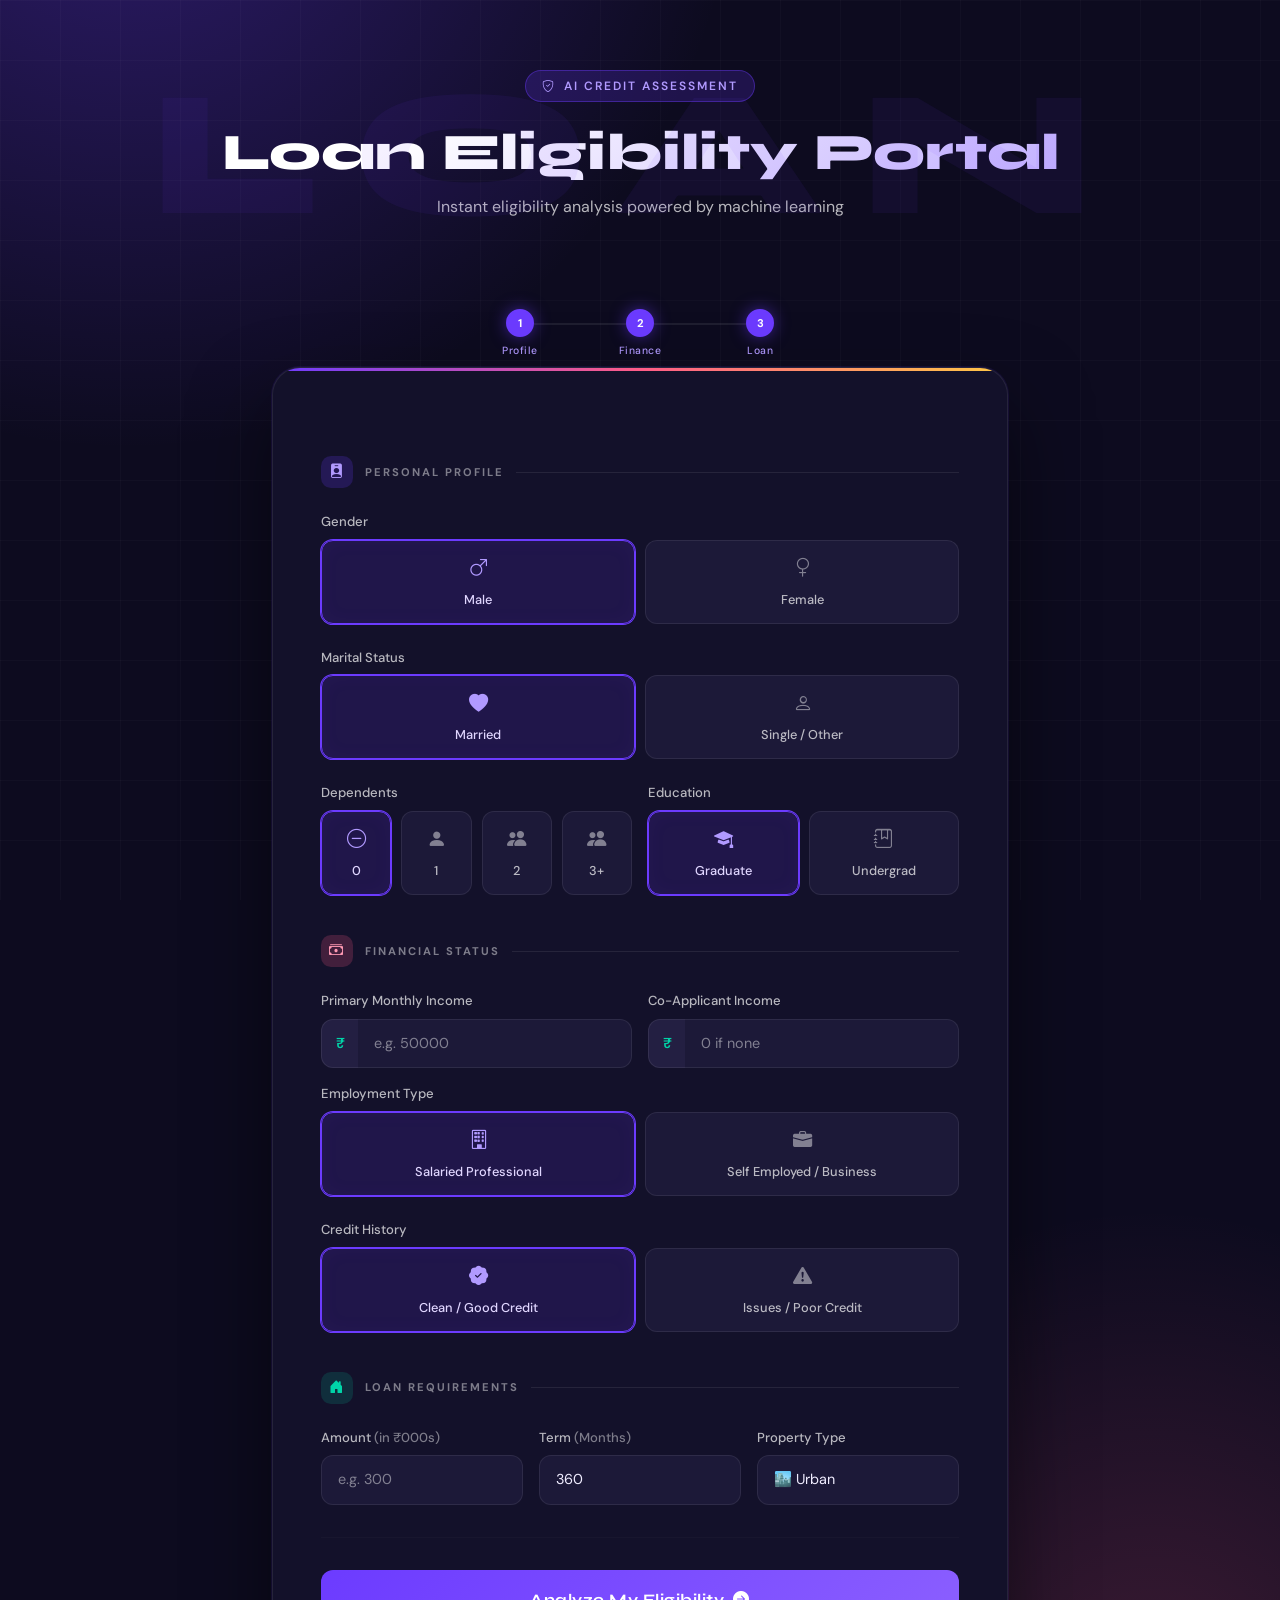
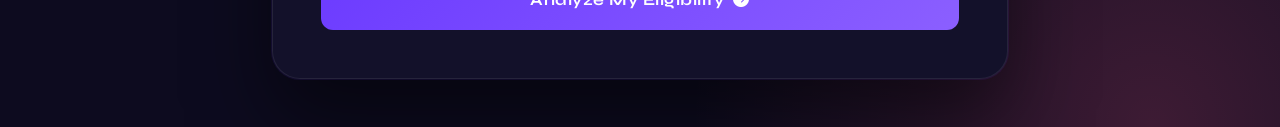
<file: templates/index.html>
<!DOCTYPE html>
<html lang="en">
<head>
    <meta charset="UTF-8">
    <meta name="viewport" content="width=device-width, initial-scale=1.0">
    <title>Loan Eligibility Portal</title>
    <link href="https://cdn.jsdelivr.net/npm/bootstrap@5.3.2/dist/css/bootstrap.min.css" rel="stylesheet">
    <link rel="stylesheet" href="https://cdn.jsdelivr.net/npm/bootstrap-icons@1.11.1/font/bootstrap-icons.css">
    <link rel="stylesheet" href="../static/style.css">
</head>
<body>

<!-- ── Hero ── -->
<div class="hero-section">
    <div class="hero-badge">
        <i class="bi bi-shield-check"></i> AI Credit Assessment
    </div>
    <h1>Loan Eligibility Portal</h1>
    <p>Instant eligibility analysis powered by machine learning</p>
</div>

<!-- ── Steps bar ── -->
<div class="steps-bar mb-2">
    <div class="step-dot active">
        <div class="step-num">1</div>
        <span class="step-label">Profile</span>
    </div>
    <div class="step-dot active">
        <div class="step-num">2</div>
        <span class="step-label">Finance</span>
    </div>
    <div class="step-dot active">
        <div class="step-num">3</div>
        <span class="step-label">Loan</span>
    </div>
</div>

<!-- ── Main Form ── -->
<div class="container mb-5" style="position:relative;z-index:1;">
    <div class="row justify-content-center">
        <div class="col-lg-8">
            <div class="card main-card p-4 p-md-5">
                <form action="/predict" method="post">

                    <!-- Section 1: Personal Profile -->
                    <div class="section-header">
                        <span class="section-icon purple"><i class="bi bi-person-badge-fill"></i></span>
                        Personal Profile
                    </div>

                    <!-- Gender tiles -->
                    <div class="mb-4">
                        <label class="form-label">Gender</label>
                        <div class="tile-group">
                            <div class="tile-option">
                                <input type="radio" name="gender" id="g-male" value="1" checked>
                                <label class="tile-label" for="g-male">
                                    <i class="bi bi-gender-male"></i> Male
                                </label>
                            </div>
                            <div class="tile-option">
                                <input type="radio" name="gender" id="g-female" value="0">
                                <label class="tile-label" for="g-female">
                                    <i class="bi bi-gender-female"></i> Female
                                </label>
                            </div>
                        </div>
                    </div>

                    <!-- Marital status tiles -->
                    <div class="mb-4">
                        <label class="form-label">Marital Status</label>
                        <div class="tile-group">
                            <div class="tile-option">
                                <input type="radio" name="married" id="m-married" value="1" checked>
                                <label class="tile-label" for="m-married">
                                    <i class="bi bi-heart-fill"></i> Married
                                </label>
                            </div>
                            <div class="tile-option">
                                <input type="radio" name="married" id="m-single" value="0">
                                <label class="tile-label" for="m-single">
                                    <i class="bi bi-person"></i> Single / Other
                                </label>
                            </div>
                        </div>
                    </div>

                    <!-- Dependents & Education in 2 cols -->
                    <div class="row g-3 mb-1">
                        <div class="col-md-6">
                            <label class="form-label">Dependents</label>
                            <div class="tile-group tile-group-4">
                                <div class="tile-option">
                                    <input type="radio" name="dependents" id="d0" value="0" checked>
                                    <label class="tile-label" for="d0"><i class="bi bi-dash-circle"></i> 0</label>
                                </div>
                                <div class="tile-option">
                                    <input type="radio" name="dependents" id="d1" value="1">
                                    <label class="tile-label" for="d1"><i class="bi bi-person-fill"></i> 1</label>
                                </div>
                                <div class="tile-option">
                                    <input type="radio" name="dependents" id="d2" value="2">
                                    <label class="tile-label" for="d2"><i class="bi bi-people-fill"></i> 2</label>
                                </div>
                                <div class="tile-option">
                                    <input type="radio" name="dependents" id="d3" value="3">
                                    <label class="tile-label" for="d3"><i class="bi bi-people-fill"></i> 3+</label>
                                </div>
                            </div>
                        </div>
                        <div class="col-md-6">
                            <label class="form-label">Education</label>
                            <div class="tile-group">
                                <div class="tile-option">
                                    <input type="radio" name="education" id="e-grad" value="1" checked>
                                    <label class="tile-label" for="e-grad"><i class="bi bi-mortarboard-fill"></i> Graduate</label>
                                </div>
                                <div class="tile-option">
                                    <input type="radio" name="education" id="e-ugrad" value="0">
                                    <label class="tile-label" for="e-ugrad"><i class="bi bi-journal-bookmark"></i> Undergrad</label>
                                </div>
                            </div>
                        </div>
                    </div>

                    <!-- Section 2: Financial Status -->
                    <div class="section-header">
                        <span class="section-icon pink"><i class="bi bi-cash-stack"></i></span>
                        Financial Status
                    </div>

                    <div class="row g-3 mb-3">
                        <div class="col-md-6">
                            <label class="form-label">Primary Monthly Income</label>
                            <div class="input-group has-icon">
                                <span class="input-group-text">₹</span>
                                <input type="number" class="form-control" name="income" placeholder="e.g. 50000" required>
                            </div>
                        </div>
                        <div class="col-md-6">
                            <label class="form-label">Co-Applicant Income</label>
                            <div class="input-group has-icon">
                                <span class="input-group-text">₹</span>
                                <input type="number" class="form-control" name="coincome" placeholder="0 if none" required>
                            </div>
                        </div>
                    </div>

                    <!-- Employment tiles -->
                    <div class="mb-4">
                        <label class="form-label">Employment Type</label>
                        <div class="tile-group">
                            <div class="tile-option">
                                <input type="radio" name="self_employed" id="emp-salaried" value="0" checked>
                                <label class="tile-label" for="emp-salaried">
                                    <i class="bi bi-building"></i> Salaried Professional
                                </label>
                            </div>
                            <div class="tile-option">
                                <input type="radio" name="self_employed" id="emp-self" value="1">
                                <label class="tile-label" for="emp-self">
                                    <i class="bi bi-briefcase-fill"></i> Self Employed / Business
                                </label>
                            </div>
                        </div>
                    </div>

                    <!-- Credit history tiles -->
                    <div class="mb-1">
                        <label class="form-label">Credit History</label>
                        <div class="tile-group">
                            <div class="tile-option">
                                <input type="radio" name="credit" id="cr-good" value="1" checked>
                                <label class="tile-label" for="cr-good">
                                    <i class="bi bi-patch-check-fill"></i> Clean / Good Credit
                                </label>
                            </div>
                            <div class="tile-option">
                                <input type="radio" name="credit" id="cr-bad" value="0">
                                <label class="tile-label" for="cr-bad">
                                    <i class="bi bi-exclamation-triangle-fill"></i> Issues / Poor Credit
                                </label>
                            </div>
                        </div>
                    </div>

                    <!-- Section 3: Loan Requirements -->
                    <div class="section-header">
                        <span class="section-icon teal"><i class="bi bi-house-door-fill"></i></span>
                        Loan Requirements
                    </div>

                    <div class="row g-3 mb-4">
                        <div class="col-md-4">
                            <label class="form-label">Amount <span style="color:var(--text-dim)">(in ₹000s)</span></label>
                            <input type="number" class="form-control" name="loanamount" placeholder="e.g. 300" required>
                        </div>
                        <div class="col-md-4">
                            <label class="form-label">Term <span style="color:var(--text-dim)">(Months)</span></label>
                            <input type="number" class="form-control" name="term" value="360">
                        </div>
                        <div class="col-md-4">
                            <label class="form-label">Property Type</label>
                            <select class="form-select" name="area">
                                <option value="2">🏙️ Urban</option>
                                <option value="1">🏘️ Semiurban</option>
                                <option value="0">🌾 Rural</option>
                                <option value="3">❓ Not Specified</option>
                            </select>
                        </div>
                    </div>

                    <hr class="fancy-divider">

                    <button type="submit" class="btn-predict">
                        Analyze My Eligibility &nbsp;<i class="bi bi-arrow-right-circle-fill"></i>
                    </button>

                </form>
            </div>
        </div>
    </div>
</div>

<script>
// Tile keyboard accessibility
document.querySelectorAll('.tile-label').forEach(label => {
    label.addEventListener('keydown', (e) => {
        if(e.key === ' ' || e.key === 'Enter') {
            e.preventDefault();
            label.click();
        }
    });
    label.setAttribute('tabindex', '0');
});
</script>

</body>
</html>
</file>
<file: static/style.css>
@import url('https://fonts.googleapis.com/css2?family=Syne:wght@400;600;700;800&family=DM+Sans:ital,opsz,wght@0,9..40,300;0,9..40,400;0,9..40,500;1,9..40,300&display=swap');

/* ── Variables ── */
:root {
    --primary: #6c3bff;
    --primary-light: #8b5fff;
    --accent: #ff5c87;
    --accent2: #00d4a8;
    --gold: #ffc845;
    --dark: #0d0b1f;
    --dark-card: #13112a;
    --surface: #1c1938;
    --surface2: #231f42;
    --border: rgba(255, 255, 255, 0.08);
    --text-dim: rgba(255, 255, 255, 0.45);
    --text-mid: rgba(255, 255, 255, 0.7);
    --text: #f0edff;
    --radius-sm: 12px;
    --radius: 20px;
    --radius-lg: 28px;
}

*,
*::before,
*::after {
    box-sizing: border-box;
}

body {
    background-color: var(--dark);
    font-family: 'DM Sans', sans-serif;
    color: var(--text);
    margin: 0;
    min-height: 100vh;
    background-image:
        radial-gradient(ellipse 80% 60% at 10% -10%, rgba(108, 59, 255, 0.35) 0%, transparent 60%),
        radial-gradient(ellipse 60% 50% at 90% 100%, rgba(255, 92, 135, 0.2) 0%, transparent 60%);
}

/* ── Animated grid lines ── */
body::before {
    content: '';
    position: fixed;
    inset: 0;
    background-image:
        linear-gradient(rgba(255, 255, 255, 0.025) 1px, transparent 1px),
        linear-gradient(90deg, rgba(255, 255, 255, 0.025) 1px, transparent 1px);
    background-size: 60px 60px;
    pointer-events: none;
    z-index: 0;
}

/* ── Header ── */
.hero-section {
    position: relative;
    z-index: 1;
    padding: 70px 20px 90px;
    text-align: center;
    overflow: hidden;
}

.hero-section::before {
    content: 'LOAN';
    position: absolute;
    font-family: 'Syne', sans-serif;
    font-weight: 800;
    font-size: clamp(80px, 15vw, 180px);
    color: rgba(108, 59, 255, 0.07);
    top: 50%;
    left: 50%;
    transform: translate(-50%, -50%);
    white-space: nowrap;
    letter-spacing: 0.2em;
    pointer-events: none;
}

.hero-badge {
    display: inline-flex;
    align-items: center;
    gap: 8px;
    background: rgba(108, 59, 255, 0.2);
    border: 1px solid rgba(108, 59, 255, 0.4);
    color: #b19aff;
    font-size: 0.75rem;
    font-weight: 600;
    letter-spacing: 2px;
    text-transform: uppercase;
    padding: 6px 16px;
    border-radius: 50px;
    margin-bottom: 20px;
}

.hero-section h1 {
    font-family: 'Syne', sans-serif;
    font-weight: 800;
    font-size: clamp(2rem, 5vw, 3.2rem);
    margin: 0 0 12px;
    background: linear-gradient(135deg, #fff 30%, #b19aff 100%);
    -webkit-background-clip: text;
    -webkit-text-fill-color: transparent;
    background-clip: text;
}

.hero-section p {
    color: var(--text-mid);
    font-size: 1rem;
    margin: 0;
}

/* ── Steps indicator ── */
.steps-bar {
    display: flex;
    justify-content: center;
    gap: 0;
    margin: 0 auto 32px;
    max-width: 360px;
    position: relative;
    z-index: 1;
}

.step-dot {
    display: flex;
    flex-direction: column;
    align-items: center;
    gap: 6px;
    flex: 1;
    position: relative;
}

.step-dot::after {
    content: '';
    position: absolute;
    top: 14px;
    left: 60%;
    width: 80%;
    height: 2px;
    background: var(--border);
}

.step-dot:last-child::after {
    display: none;
}

.step-num {
    width: 28px;
    height: 28px;
    border-radius: 50%;
    display: flex;
    align-items: center;
    justify-content: center;
    font-size: 0.7rem;
    font-weight: 700;
    background: var(--surface);
    border: 2px solid var(--border);
    color: var(--text-dim);
    position: relative;
    z-index: 1;
    transition: all 0.3s;
}

.step-dot.active .step-num {
    background: var(--primary);
    border-color: var(--primary);
    color: white;
    box-shadow: 0 0 16px rgba(108, 59, 255, 0.5);
}

.step-label {
    font-size: 0.65rem;
    font-weight: 500;
    color: var(--text-dim);
    letter-spacing: 0.5px;
}

.step-dot.active .step-label {
    color: #b19aff;
}

/* ── Main card ── */
.main-card {
    position: relative;
    z-index: 1;
    border: 1px solid var(--border);
    border-radius: var(--radius-lg);
    background: var(--dark-card);
    box-shadow:
        0 0 0 1px rgba(108, 59, 255, 0.1),
        0 40px 80px rgba(0, 0, 0, 0.5);
    overflow: hidden;
}

.main-card::before {
    content: '';
    position: absolute;
    top: 0;
    left: 0;
    right: 0;
    height: 3px;
    background: linear-gradient(90deg, var(--primary), var(--accent), var(--gold));
}

/* ── Section Headers ── */
.section-header {
    display: flex;
    align-items: center;
    gap: 12px;
    margin: 40px 0 24px;
    color: var(--text-dim);
    font-size: 0.7rem;
    font-weight: 700;
    text-transform: uppercase;
    letter-spacing: 2px;
}

.section-header .section-icon {
    width: 32px;
    height: 32px;
    border-radius: 10px;
    display: flex;
    align-items: center;
    justify-content: center;
    font-size: 0.9rem;
    flex-shrink: 0;
}

.section-header .section-icon.purple {
    background: rgba(108, 59, 255, 0.2);
    color: #b19aff;
}

.section-header .section-icon.pink {
    background: rgba(255, 92, 135, 0.2);
    color: #ff9ab4;
}

.section-header .section-icon.teal {
    background: rgba(0, 212, 168, 0.15);
    color: var(--accent2);
}

.section-header::after {
    content: '';
    flex: 1;
    height: 1px;
    background: var(--border);
}

/* ── Labels ── */
.form-label {
    font-weight: 500;
    font-size: 0.82rem;
    color: var(--text-mid);
    margin-bottom: 8px;
    display: block;
}

/* ── Inputs & Selects ── */
.form-control,
.form-select {
    background: var(--surface) !important;
    border: 1px solid var(--border) !important;
    border-radius: var(--radius-sm) !important;
    color: var(--text) !important;
    padding: 13px 16px !important;
    font-family: 'DM Sans', sans-serif;
    font-size: 0.9rem !important;
    transition: all 0.2s ease;
    width: 100%;
}

.form-control::placeholder {
    color: var(--text-dim) !important;
}

.form-control:focus,
.form-select:focus {
    border-color: var(--primary) !important;
    box-shadow: 0 0 0 3px rgba(108, 59, 255, 0.2) !important;
    outline: none !important;
    background: var(--surface2) !important;
}

.form-select option {
    background: var(--surface2);
    color: var(--text);
}

/* ── Input groups ── */
.input-group-text {
    background: var(--surface2) !important;
    border: 1px solid var(--border) !important;
    border-right: none !important;
    border-radius: var(--radius-sm) 0 0 var(--radius-sm) !important;
    color: var(--accent2) !important;
    font-weight: 600;
    font-size: 0.9rem;
    padding: 13px 14px;
}

.has-icon .form-control {
    border-left: none !important;
    border-radius: 0 var(--radius-sm) var(--radius-sm) 0 !important;
}

/* ── Select card tiles (radio-like) ── */
.tile-group {
    display: grid;
    grid-template-columns: repeat(2, 1fr);
    gap: 10px;
}

.tile-group-3 {
    grid-template-columns: repeat(3, 1fr);
}

.tile-group-4 {
    grid-template-columns: repeat(4, 1fr);
}

.tile-option {
    position: relative;
}

.tile-option input[type="radio"] {
    position: absolute;
    opacity: 0;
    width: 0;
    height: 0;
}

.tile-label {
    display: flex;
    flex-direction: column;
    align-items: center;
    justify-content: center;
    gap: 6px;
    padding: 14px 10px;
    border-radius: var(--radius-sm);
    border: 1px solid var(--border);
    background: var(--surface);
    cursor: pointer;
    transition: all 0.2s ease;
    text-align: center;
    font-size: 0.8rem;
    font-weight: 500;
    color: var(--text-mid);
    min-height: 70px;
}

.tile-label i {
    font-size: 1.2rem;
    color: var(--text-dim);
    transition: all 0.2s;
}

.tile-option input:checked+.tile-label {
    border-color: var(--primary);
    background: rgba(108, 59, 255, 0.15);
    color: #e0d6ff;
    box-shadow: 0 0 0 1px var(--primary), inset 0 0 20px rgba(108, 59, 255, 0.05);
}

.tile-option input:checked+.tile-label i {
    color: #b19aff;
}

.tile-label:hover {
    border-color: rgba(108, 59, 255, 0.4);
    background: var(--surface2);
}

/* ── Submit button ── */
.btn-predict {
    background: linear-gradient(135deg, var(--primary) 0%, var(--primary-light) 100%);
    color: white;
    border: none;
    padding: 18px 32px;
    border-radius: var(--radius-sm);
    font-family: 'Syne', sans-serif;
    font-weight: 700;
    font-size: 1rem;
    letter-spacing: 0.5px;
    transition: all 0.3s ease;
    position: relative;
    overflow: hidden;
    cursor: pointer;
    width: 100%;
}

.btn-predict::before {
    content: '';
    position: absolute;
    inset: 0;
    background: linear-gradient(135deg, rgba(255, 255, 255, 0.15) 0%, transparent 60%);
    opacity: 0;
    transition: opacity 0.3s;
}

.btn-predict:hover {
    transform: translateY(-3px);
    box-shadow: 0 16px 40px rgba(108, 59, 255, 0.45);
}

.btn-predict:hover::before {
    opacity: 1;
}

.btn-predict:active {
    transform: translateY(-1px);
}

/* ── Result page ── */
body.result-body {
    display: flex;
    align-items: center;
    justify-content: center;
    min-height: 100vh;
}

.result-card {
    border: 1px solid var(--border);
    border-radius: var(--radius-lg);
    background: var(--dark-card);
    box-shadow:
        0 0 0 1px rgba(108, 59, 255, 0.1),
        0 40px 80px rgba(0, 0, 0, 0.5);
    overflow: hidden;
    position: relative;
}

.result-card::before {
    content: '';
    position: absolute;
    top: 0;
    left: 0;
    right: 0;
    height: 3px;
}

.result-card.approved::before {
    background: linear-gradient(90deg, var(--accent2), #00ffcc);
}

.result-card.rejected::before {
    background: linear-gradient(90deg, var(--accent), #ff8c42);
}

.result-icon-wrap {
    width: 90px;
    height: 90px;
    border-radius: 50%;
    display: flex;
    align-items: center;
    justify-content: center;
    font-size: 2.2rem;
    margin: 0 auto 20px;
}

.result-icon-wrap.approved {
    background: rgba(0, 212, 168, 0.15);
    color: var(--accent2);
    box-shadow: 0 0 40px rgba(0, 212, 168, 0.2);
    border: 2px solid rgba(0, 212, 168, 0.3);
}

.result-icon-wrap.rejected {
    background: rgba(255, 92, 135, 0.15);
    color: var(--accent);
    box-shadow: 0 0 40px rgba(255, 92, 135, 0.2);
    border: 2px solid rgba(255, 92, 135, 0.3);
}

.status-pill {
    display: inline-flex;
    align-items: center;
    gap: 8px;
    padding: 8px 20px;
    border-radius: 50px;
    font-family: 'Syne', sans-serif;
    font-weight: 700;
    font-size: 0.75rem;
    text-transform: uppercase;
    letter-spacing: 1.5px;
}

.status-approved {
    background: rgba(0, 212, 168, 0.12);
    color: var(--accent2);
    border: 1px solid rgba(0, 212, 168, 0.3);
}

.status-rejected {
    background: rgba(255, 92, 135, 0.12);
    color: var(--accent);
    border: 1px solid rgba(255, 92, 135, 0.3);
}

.result-title {
    font-family: 'Syne', sans-serif;
    font-weight: 800;
    font-size: 2rem;
    margin: 10px 0 4px;
}

.ref-id {
    font-size: 0.75rem;
    color: var(--text-dim);
    letter-spacing: 1px;
    font-weight: 500;
}

/* ── Probability ring ── */
.probability-container {
    position: relative;
    display: flex;
    justify-content: center;
}

.prob-ring-wrap {
    position: relative;
    width: 150px;
    height: 150px;
}

.prob-ring-wrap svg {
    transform: rotate(-90deg);
}

.prob-ring-wrap .prob-text {
    position: absolute;
    inset: 0;
    display: flex;
    flex-direction: column;
    align-items: center;
    justify-content: center;
}

.prob-number {
    font-family: 'Syne', sans-serif;
    font-size: 1.8rem;
    font-weight: 800;
    line-height: 1;
}

.prob-label {
    font-size: 0.6rem;
    text-transform: uppercase;
    letter-spacing: 1.5px;
    color: var(--text-dim);
    font-weight: 600;
    margin-top: 3px;
}

/* ── Summary chips ── */
.summary-chip {
    display: inline-flex;
    align-items: center;
    gap: 6px;
    background: var(--surface);
    border: 1px solid var(--border);
    border-radius: 8px;
    padding: 6px 12px;
    font-size: 0.75rem;
    color: var(--text-mid);
}

.summary-chip i {
    color: var(--primary-light);
    font-size: 0.8rem;
}

/* ── Back button ── */
.btn-back {
    display: flex;
    align-items: center;
    justify-content: center;
    gap: 8px;
    background: var(--surface);
    border: 1px solid var(--border);
    color: var(--text-mid);
    padding: 14px 24px;
    border-radius: var(--radius-sm);
    font-weight: 600;
    font-size: 0.9rem;
    text-decoration: none;
    transition: all 0.2s;
    font-family: 'DM Sans', sans-serif;
}

.btn-back:hover {
    background: var(--surface2);
    border-color: rgba(108, 59, 255, 0.4);
    color: var(--text);
}

/* ── Divider ── */
.fancy-divider {
    border: none;
    height: 1px;
    background: var(--border);
    margin: 32px 0;
}

/* ── Responsive ── */
@media (max-width: 576px) {
    .tile-group-4 {
        grid-template-columns: repeat(2, 1fr);
    }

    .tile-group-3 {
        grid-template-columns: repeat(3, 1fr);
    }

    .main-card {
        padding: 24px 20px !important;
    }
}
</file>
